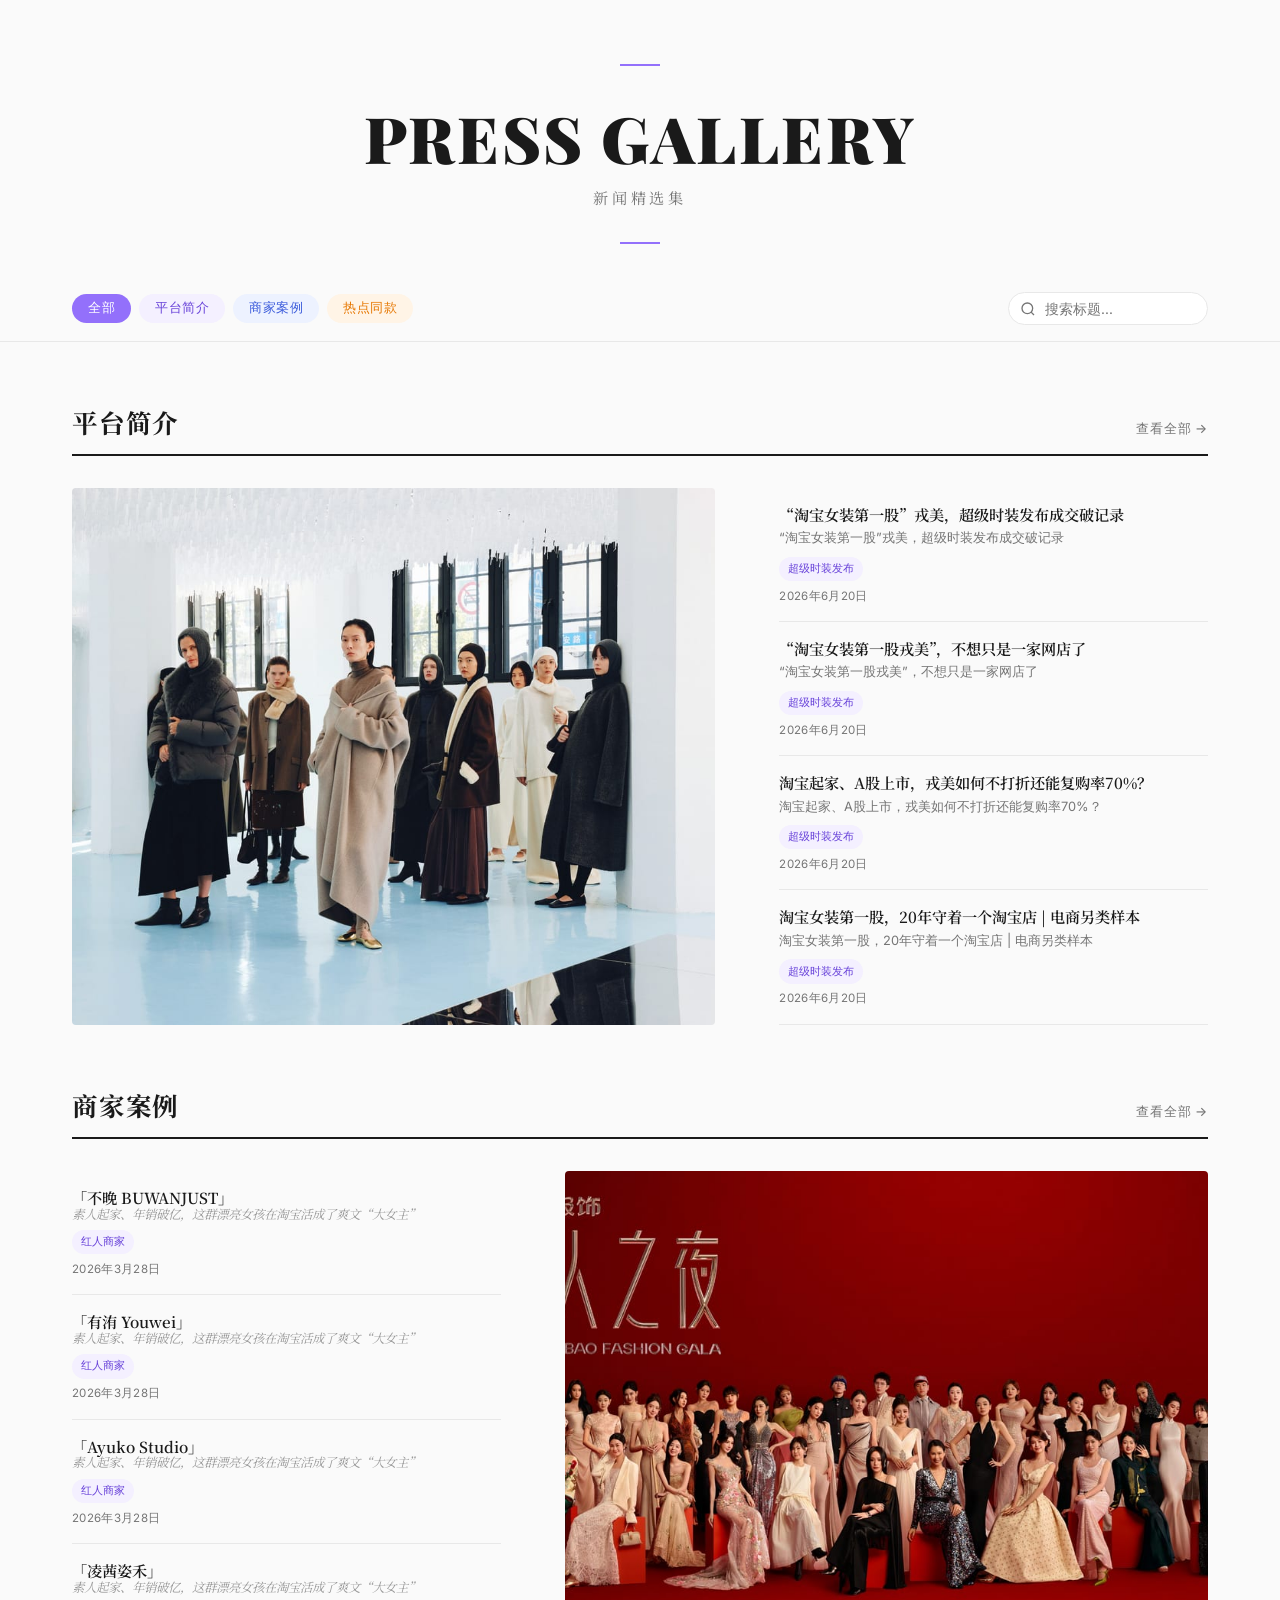
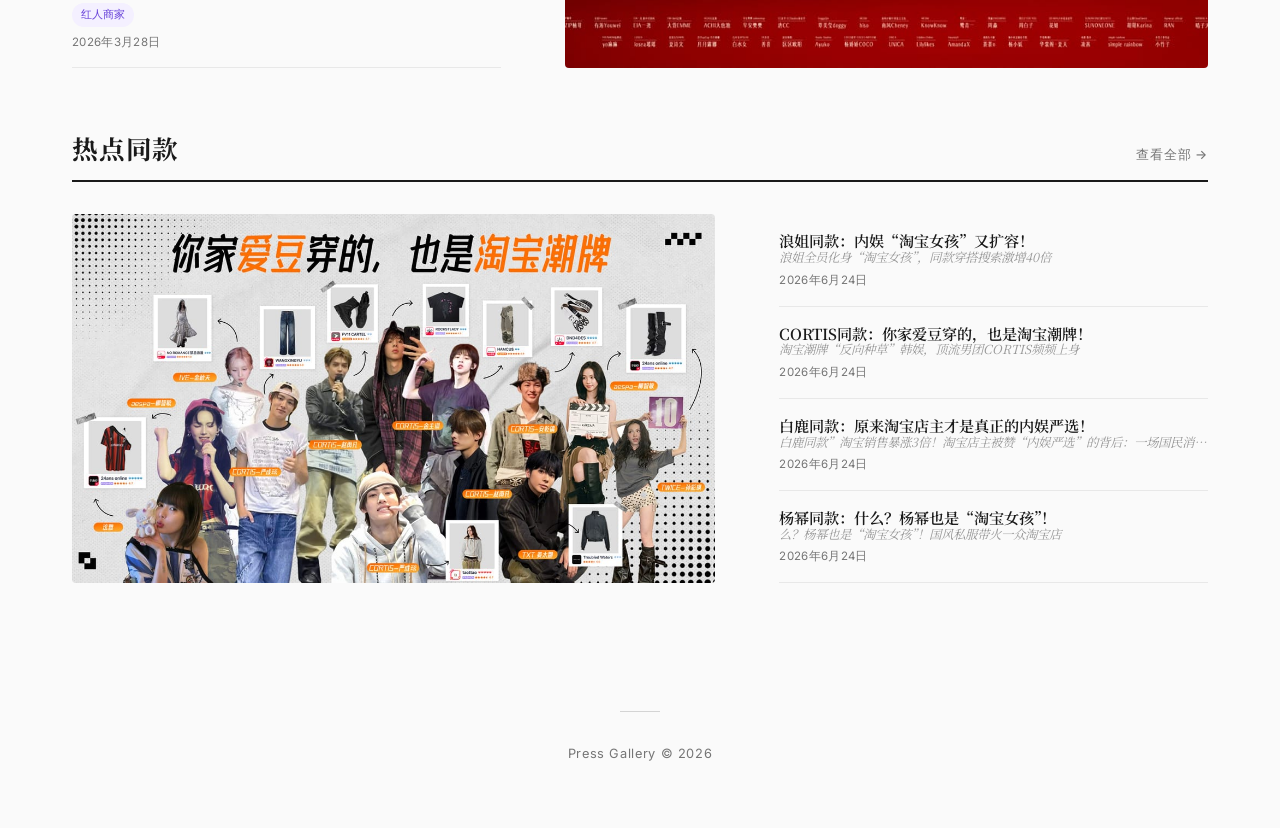
<file: index.html>
<!DOCTYPE html>
<html lang="zh-CN">
<head>
  <meta charset="UTF-8">
  <meta name="viewport" content="width=device-width, initial-scale=1.0">
  <title>Press Gallery · 新闻精选</title>
  <link rel="preconnect" href="https://fonts.googleapis.com">
  <link rel="preconnect" href="https://fonts.gstatic.com" crossorigin>
  <link href="https://fonts.googleapis.com/css2?family=Inter:wght@400;500&family=Noto+Serif+SC:wght@400;600;700;900&family=Playfair+Display:ital,wght@0,400;0,700;0,900;1,400&display=swap" rel="stylesheet">
  <link rel="stylesheet" href="css/style.css?v=3">
</head>
<body>
  <header class="masthead">
    <div class="masthead__rule"></div>
    <h1 class="masthead__title">Press Gallery</h1>
    <p class="masthead__subtitle">新闻精选集</p>
    <div class="masthead__rule"></div>
  </header>

  <nav class="nav" id="nav">
    <div class="nav__inner">
      <div class="nav__pills" id="categoryPills"></div>
      <div class="nav__search">
        <svg class="search-icon" width="16" height="16" viewBox="0 0 24 24" fill="none" stroke="currentColor" stroke-width="2"><circle cx="11" cy="11" r="8"/><path d="m21 21-4.35-4.35"/></svg>
        <input type="text" id="searchInput" class="search-input" placeholder="搜索标题...">
      </div>
    </div>
  </nav>

  <main id="contentArea">
    <p style="text-align:center;padding:4rem;color:var(--color-muted);">加载中...</p>
  </main>

  <section class="no-results" id="noResults">
    <p class="no-results__icon">&#128270;</p>
    <p class="no-results__text">没有匹配的文章</p>
    <p class="no-results__hint">请尝试其他关键词或分类</p>
  </section>

  <footer class="footer">
    <div class="footer__rule"></div>
    <p>Press Gallery &copy; 2026</p>
  </footer>

  <script src="js/app.js?v=3"></script>
</body>
</html>
</file>
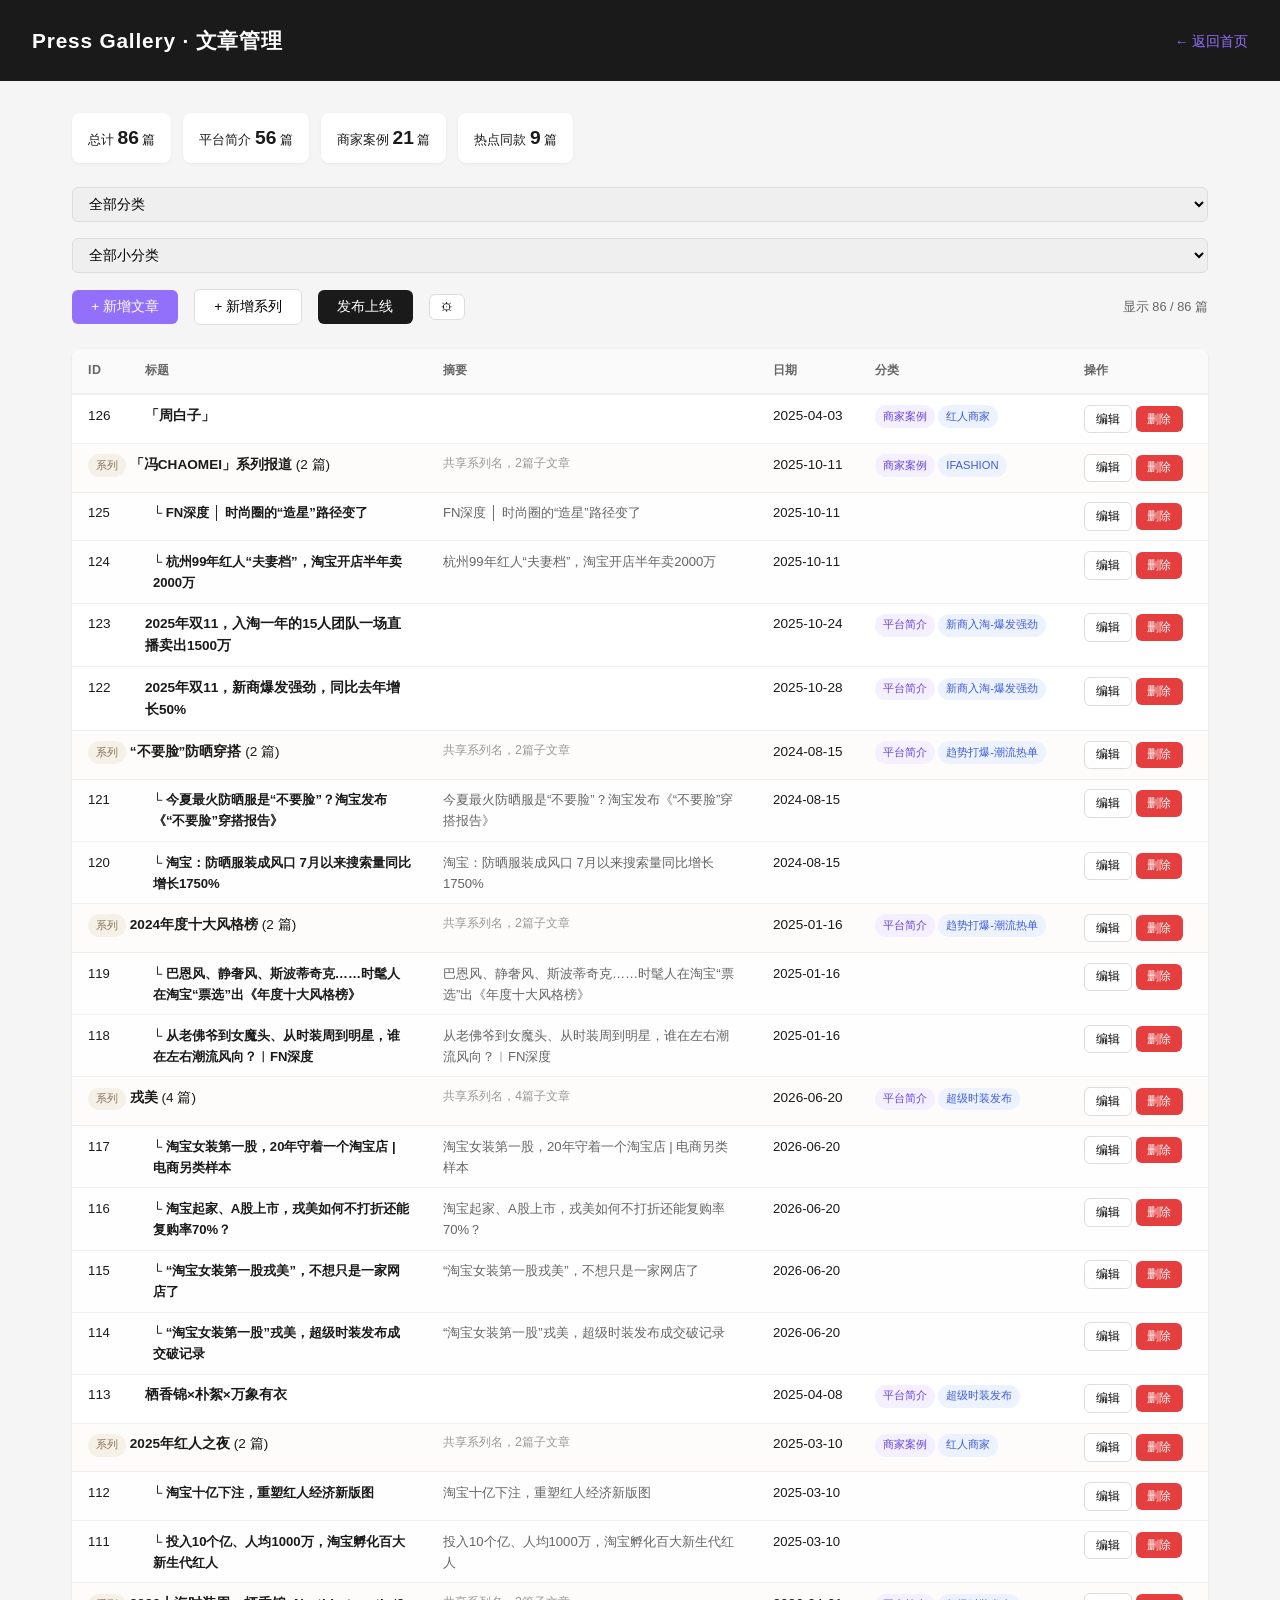
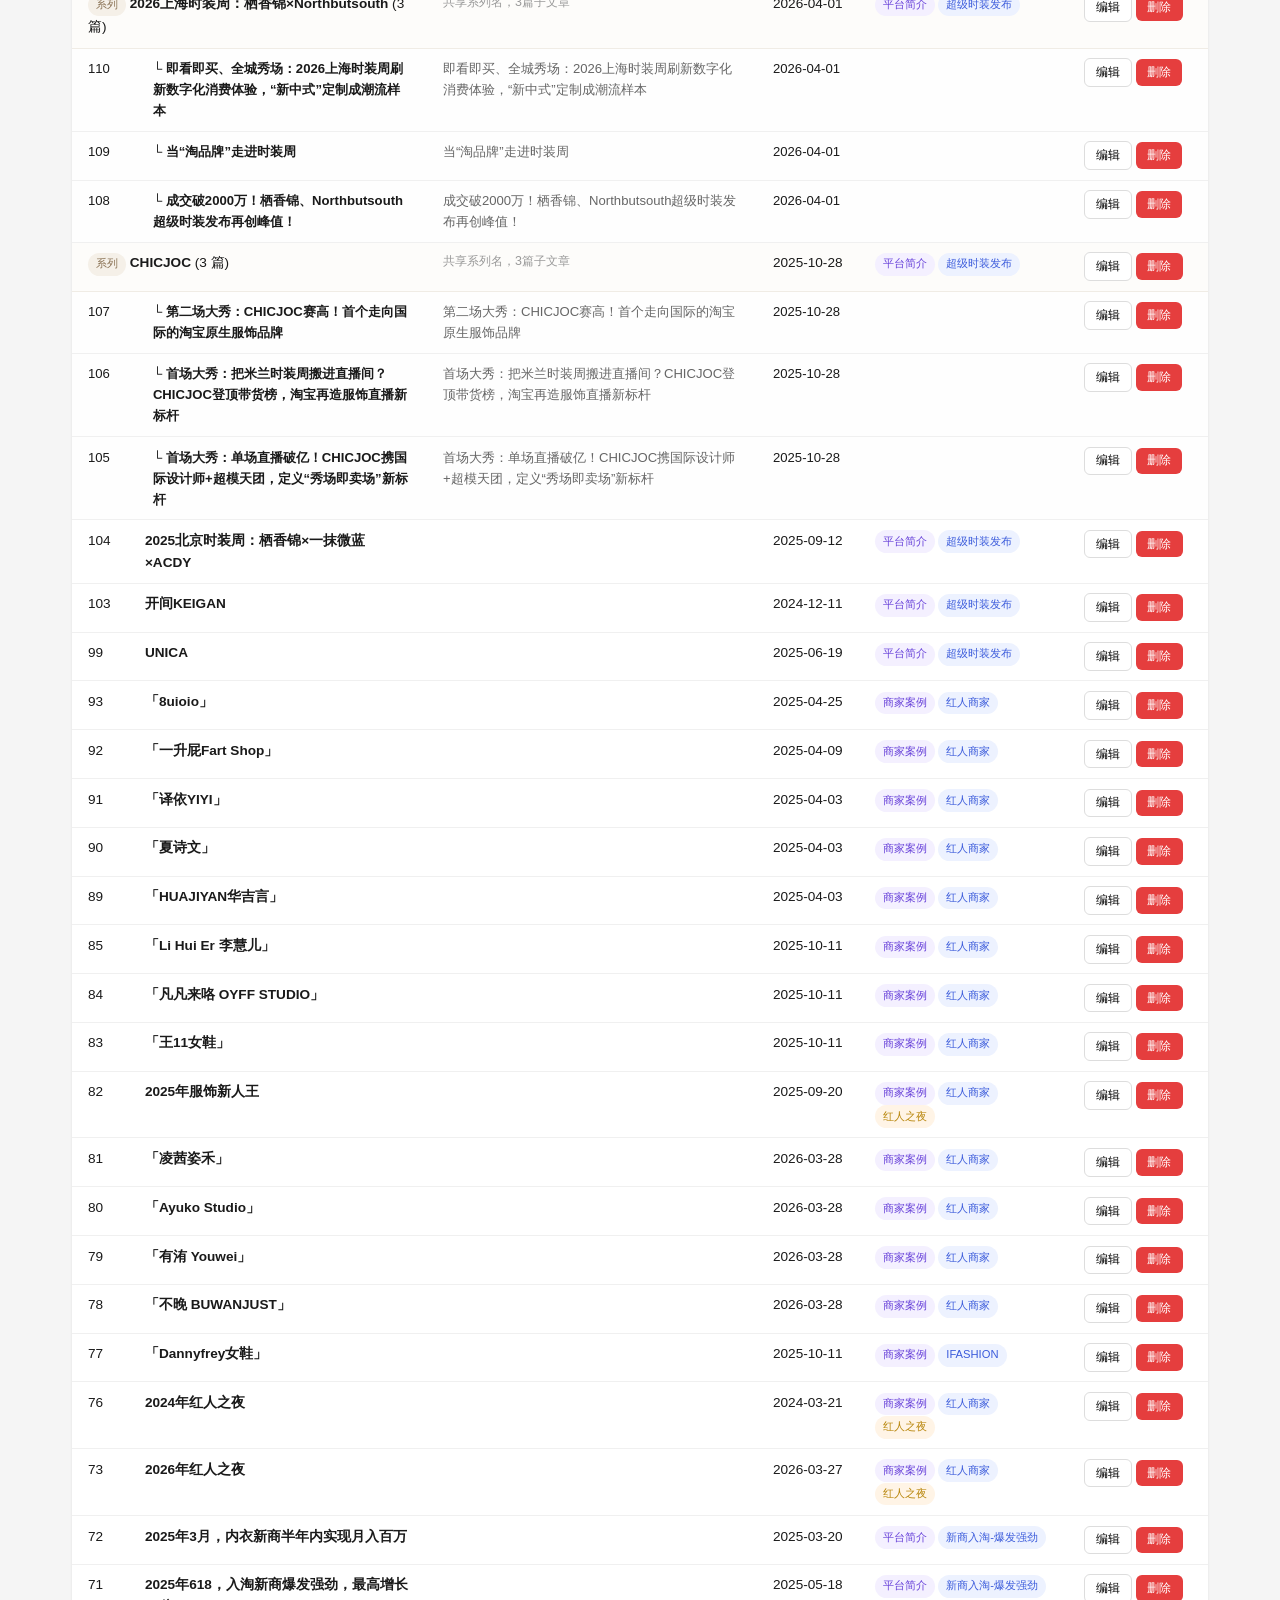
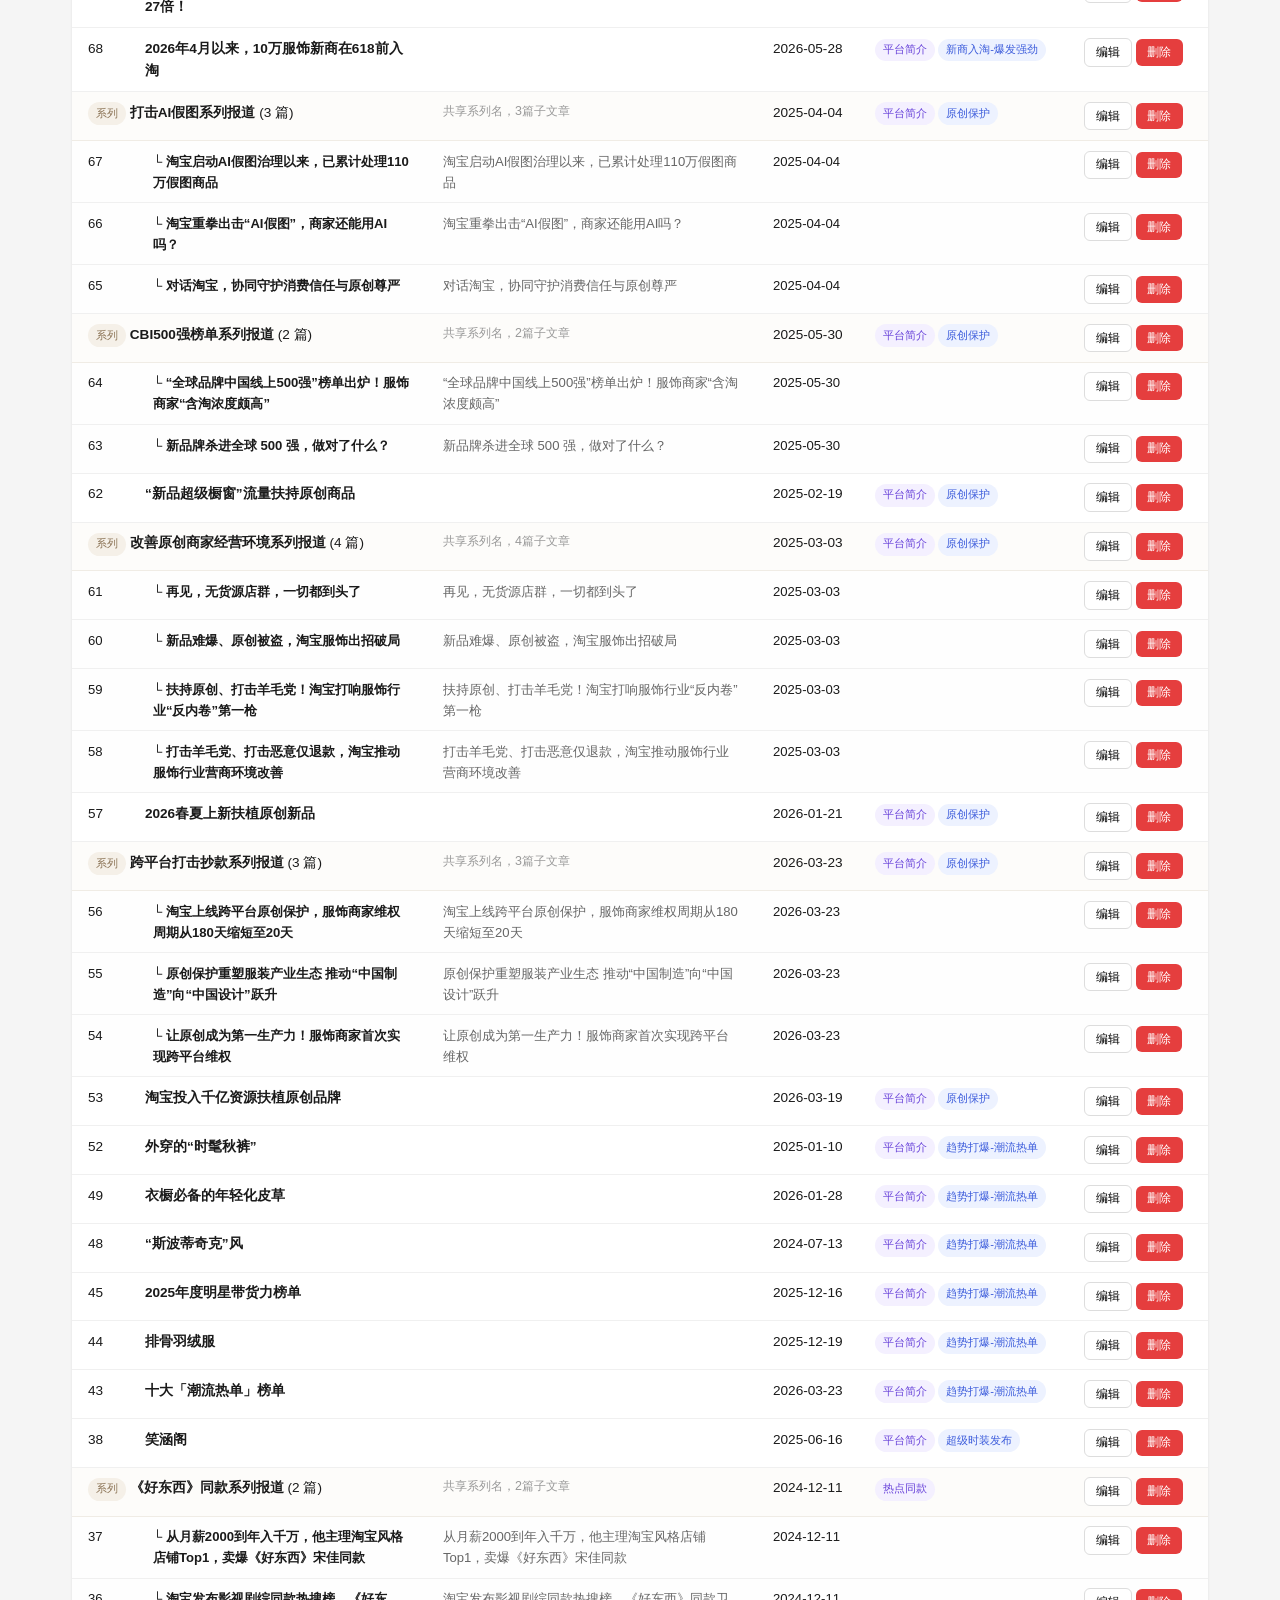
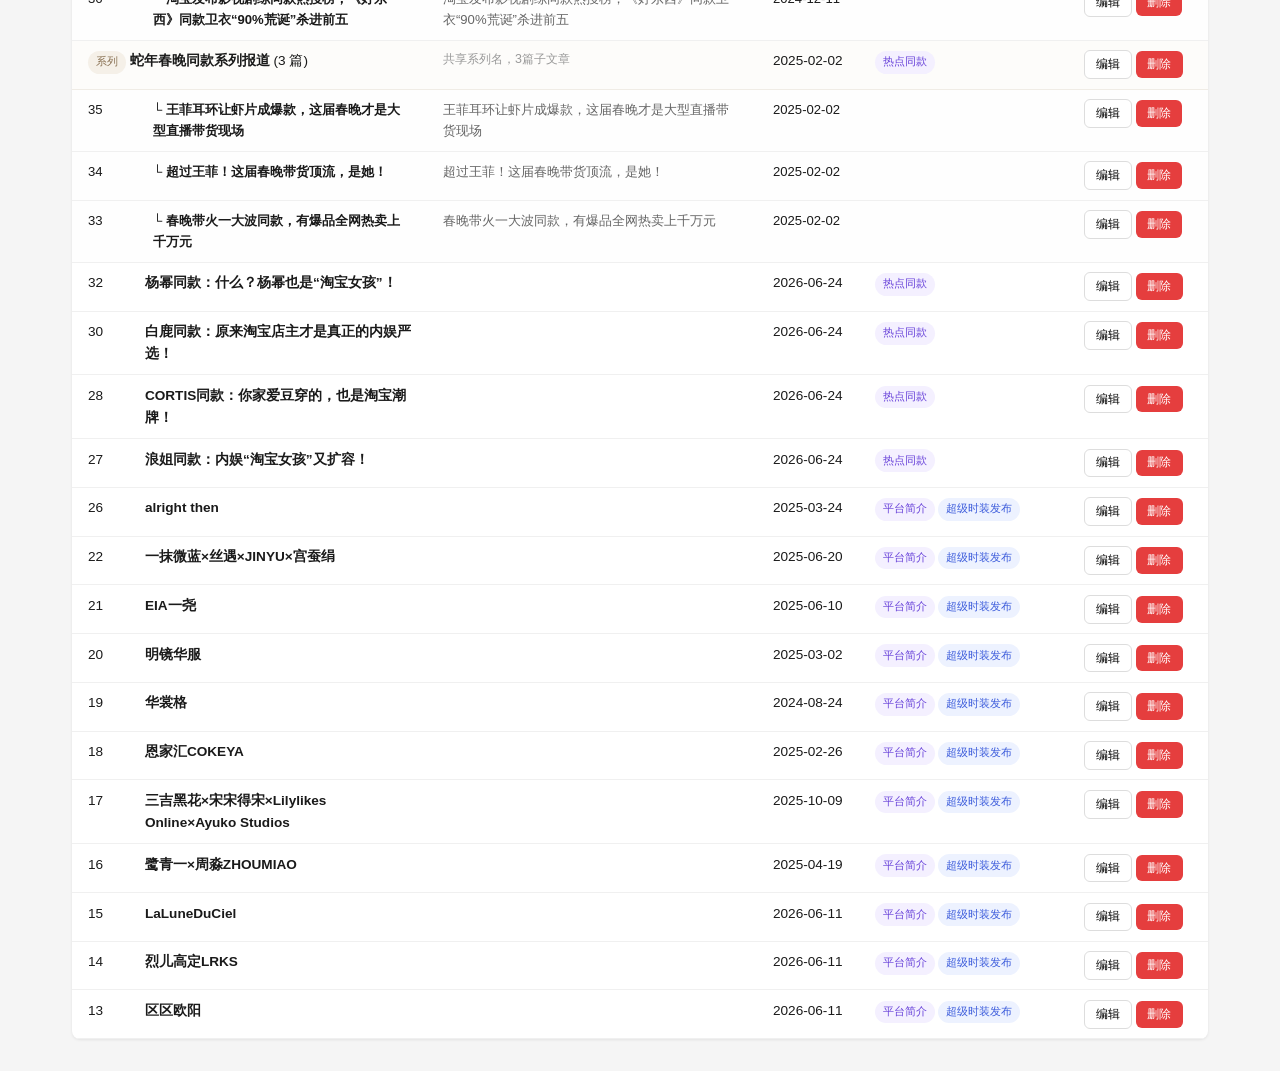
<file: admin.html>
<!DOCTYPE html>
<html lang="zh-CN">
<head>
<meta charset="UTF-8">
<meta name="viewport" content="width=device-width, initial-scale=1.0">
<title>文章管理 · Press Gallery</title>
<style>
*, *::before, *::after { box-sizing: border-box; margin: 0; padding: 0; }
body { font-family: -apple-system, 'PingFang SC', 'Microsoft YaHei', sans-serif; background: #f5f5f5; color: #1a1a1a; line-height: 1.6; }
.header { background: #1a1a1a; color: #fff; padding: 1.5rem 2rem; display: flex; justify-content: space-between; align-items: center; }
.header h1 { font-size: 1.3rem; font-weight: 600; letter-spacing: 0.04em; }
.header a { color: #9370FB; text-decoration: none; font-size: 0.85rem; }
.container { max-width: 1200px; margin: 0 auto; padding: 2rem; }

/* Toolbar */
.toolbar { display: flex; gap: 1rem; margin-bottom: 1.5rem; flex-wrap: wrap; align-items: center; }
.toolbar select, .toolbar input { padding: 0.5rem 0.75rem; border: 1px solid #ddd; border-radius: 6px; font-size: 0.85rem; }
.btn { padding: 0.5rem 1.2rem; border: none; border-radius: 6px; font-size: 0.85rem; cursor: pointer; font-weight: 500; transition: all 0.2s; }
.btn-primary { background: #9370FB; color: #fff; }
.btn-primary:hover { background: #7c3fdb; }
.btn-outline { background: #fff; border: 1px solid #ddd; }
.btn-outline:hover { background: #f0f0f0; }
.btn-danger { background: #e53e3e; color: #fff; }
.btn-danger:hover { background: #c53030; }
.btn-small { padding: 0.3rem 0.7rem; font-size: 0.75rem; }
.btn-export { background: #1a1a1a; color: #fff; }

/* Mode toggle */
.mode-toggle { display: flex; gap: 0; margin-bottom: 1rem; border-radius: 6px; overflow: hidden; border: 1px solid #ddd; width: fit-content; }
.mode-toggle button { padding: 0.4rem 1.2rem; border: none; background: #fff; font-size: 0.82rem; cursor: pointer; font-weight: 500; color: #666; transition: all 0.2s; }
.mode-toggle button.active { background: #1a1a1a; color: #fff; }
.mode-toggle button:not(.active):hover { background: #f5f5f5; }

/* Table */
.table-wrap { background: #fff; border-radius: 8px; overflow: hidden; box-shadow: 0 1px 3px rgba(0,0,0,0.08); }
table { width: 100%; border-collapse: collapse; font-size: 0.85rem; }
th { background: #fafafa; padding: 0.75rem 1rem; text-align: left; font-weight: 600; font-size: 0.78rem; text-transform: uppercase; letter-spacing: 0.04em; color: #666; border-bottom: 2px solid #eee; }
td { padding: 0.6rem 1rem; border-bottom: 1px solid #f0f0f0; vertical-align: top; }
tr:hover td { background: #fafafa; }
tr.row-series td { background: #fdfcfa; border-bottom: 1px solid #f0ece5; }
tr.row-child td { background: #fefefe; font-size: 0.82rem; }
td.title { font-weight: 600; max-width: 300px; }
td.summary { color: #666; max-width: 350px; font-size: 0.8rem; }
.badge { display: inline-block; padding: 0.15rem 0.5rem; border-radius: 100px; font-size: 0.7rem; font-weight: 500; }
.badge-cat { background: #f4f0ff; color: #6741d9; }
.badge-sub { background: #edf2ff; color: #3b5bdb; }
.badge-mod { background: #fff4e6; color: #b8860b; }
.badge-series { background: #f5f0e8; color: #8b7355; }

/* Form */
.form-panel { background: #fff; border-radius: 8px; padding: 1.5rem; margin-bottom: 1.5rem; box-shadow: 0 1px 3px rgba(0,0,0,0.08); display: none; }
.form-panel.open { display: block; }
.form-panel h3 { font-size: 1rem; margin-bottom: 1rem; padding-bottom: 0.5rem; border-bottom: 2px solid #1a1a1a; }
.form-grid { display: grid; grid-template-columns: 1fr 1fr; gap: 0.75rem 1.5rem; }
.form-grid .full { grid-column: 1 / -1; }
label { display: block; font-size: 0.78rem; font-weight: 600; margin-bottom: 0.25rem; color: #555; }
input, select, textarea { width: 100%; padding: 0.5rem 0.7rem; border: 1px solid #ddd; border-radius: 6px; font-size: 0.85rem; font-family: inherit; }
textarea { resize: vertical; min-height: 60px; }
.form-actions { margin-top: 1rem; display: flex; gap: 0.5rem; }

/* Sub-articles */
.sub-list { margin-top: 1rem; }
.sub-list h4 { font-size: 0.82rem; font-weight: 600; color: #555; margin-bottom: 0.6rem; padding-bottom: 0.4rem; border-bottom: 1px solid #eee; }
.sub-item { background: #fafaf9; border: 1px solid #eee; border-radius: 6px; padding: 0.75rem; margin-bottom: 0.5rem; display: grid; grid-template-columns: 1fr auto; gap: 0.5rem 0.75rem; }
.sub-item .sub-fields { display: grid; grid-template-columns: 1fr 1fr; gap: 0.5rem; }
.sub-item .sub-full { grid-column: 1/-1; }
.sub-item label { font-size: 0.7rem; color: #888; }
.sub-item input { font-size: 0.82rem; }
.btn-remove { padding: 0.2rem 0.5rem; font-size: 0.75rem; background: none; border: 1px solid #ddd; border-radius: 4px; cursor: pointer; color: #999; align-self: start; margin-top: 1.25rem; }
.btn-remove:hover { background: #fee; color: #e53e3e; border-color: #e53e3e; }

/* Stats */
.stats { display: flex; gap: 0.75rem; margin-bottom: 1.5rem; flex-wrap: wrap; }
.stat { background: #fff; padding: 0.6rem 1rem; border-radius: 8px; font-size: 0.8rem; box-shadow: 0 1px 3px rgba(0,0,0,0.06); }
.stat strong { font-size: 1.2rem; }

/* Image upload */
.img-upload-row { display: flex; gap: 0.5rem; align-items: center; }
.img-upload-row input[type="text"] { flex: 1; }
.img-or { color: #999; font-size: 0.8rem; white-space: nowrap; }
.img-hint { display: block; font-size: 0.7rem; color: #9370FB; margin-top: 0.25rem; min-height: 1em; }
.img-hint.error { color: #e53e3e; }

/* Toast */
.toast { position: fixed; bottom: 2rem; right: 2rem; background: #1a1a1a; color: #fff; padding: 0.75rem 1.5rem; border-radius: 8px; font-size: 0.85rem; opacity: 0; transition: opacity 0.3s; pointer-events: none; z-index: 999; }
.toast.show { opacity: 1; }
</style>
</head>
<body>
<div class="header">
  <h1>Press Gallery · 文章管理</h1>
  <div>
    <a href="index.html">← 返回首页</a>
  </div>
</div>

<div class="container">
  <div class="stats" id="stats"></div>

  <div class="toolbar">
    <select id="filterCategory">
      <option value="">全部分类</option>
    </select>
    <select id="filterSub">
      <option value="">全部小分类</option>
    </select>
    <button class="btn btn-primary" onclick="openAddForm('single')">+ 新增文章</button>
    <button class="btn btn-outline" onclick="openAddForm('series')">+ 新增系列</button>
    <button class="btn btn-export" onclick="publishToGitHub()">发布上线</button>
    <button class="btn btn-outline btn-small" onclick="toggleSettings()">⚙</button>
    <span style="font-size:0.8rem;color:#666;margin-left:auto;" id="resultCount"></span>
  </div>

  <!-- Settings panel -->
  <div class="form-panel" id="settingsPanel" style="margin-bottom:1.5rem;">
    <h3>发布设置</h3>
    <div style="display:flex;gap:0.5rem;align-items:end;flex-wrap:wrap;">
      <div style="flex:1;min-width:260px;"><label>GitHub Token</label><input type="password" id="ghToken" placeholder="输入你的 Personal Access Token"></div>
      <div style="flex:1;min-width:200px;"><label>仓库路径</label><input id="ghRepo" value="press-gallery/press-gallery" placeholder="owner/repo"></div>
      <button class="btn btn-outline btn-small" onclick="saveSettings()">保存设置</button>
    </div>
    <p style="font-size:0.72rem;color:#999;margin-top:0.5rem;">
      Token 需勾选 <strong>repo</strong> 权限。<a href="https://github.com/settings/tokens/new?scopes=repo&description=press-gallery-admin" target="_blank">点此创建 Classic Token</a>（过期选 No expiration）。
      设置保存在浏览器本地，不会上传到服务器。
    </p>
  </div>

  <div class="form-panel" id="formPanel">
    <h3 id="formTitle">新增文章</h3>

    <!-- Mode toggle -->
    <div class="mode-toggle" id="modeToggle">
      <button id="modeSingle" class="active" onclick="switchMode('single')">单篇文章</button>
      <button id="modeSeries" onclick="switchMode('series')">系列合集</button>
    </div>

    <div class="form-grid" id="formGrid">
      <!-- Single mode fields -->
      <div class="full" id="fgTitle"><label>标题 *</label><input id="fTitle" placeholder="概括标题（同事写的简短总结）"></div>
      <div class="full" id="fgOrigTitle"><label>原标题</label><input id="fOriginalTitle" placeholder="新闻稿原本的标题（可选）"></div>
      <div class="full" id="fgSummary"><label>摘要</label><textarea id="fSummary" placeholder="简短摘要（可选）"></textarea></div>
      <div id="fgUrl"><label>原文链接 *</label><input id="fUrl" placeholder="https://..."></div>

      <!-- Series mode fields (hidden by default) -->
      <div class="full" id="fgSeriesName" style="display:none"><label>系列名称 *</label><input id="fSeriesName" placeholder="例如：2026 夏季趋势特辑"></div>

      <div><label>日期 *</label><input type="date" id="fDate"></div>
      <div><label>特殊模块</label><select id="fModule"><option value="">无</option><option value="红人之夜">红人之夜</option></select></div>
      <div><label>大分类 *</label><select id="fCategory" onchange="onCatChange()"></select></div>
      <div id="fSubcategoryWrap"><label>小分类</label><select id="fSubcategory" onchange="onSubCatChange()"><option value="">无</option></select></div>
      <div id="fgSubSub"><label>小小分类</label><select id="fSubSubcategory"><option value="">无</option></select></div>
      <div class="full">
        <label>图片</label>
        <div class="img-upload-row">
          <input id="fImage" placeholder="粘贴图片链接 https://... 留空则显示占位图">
          <span class="img-or">或</span>
          <input type="file" id="fImageFile" accept="image/*" onchange="uploadImage()" style="display:none">
          <button type="button" class="btn btn-outline btn-small" onclick="document.getElementById('fImageFile').click(); return false;">📎 上传文件</button>
        </div>
        <span class="img-hint" id="imgHint"></span>
      </div>
    </div>

    <!-- Sub-article list (series mode) -->
    <div class="sub-list" id="subList" style="display:none">
      <h4>子文章列表</h4>
      <div id="subItems"></div>
      <button class="btn btn-small btn-outline" onclick="addSubItem()" style="margin-top:0.5rem">+ 添加子文章</button>
    </div>

    <div class="form-actions">
      <button class="btn btn-primary" id="btnSave" onclick="saveArticle()">保存</button>
      <button class="btn btn-outline" onclick="closeForm()">取消</button>
      <span style="font-size:0.75rem;color:#999;margin-left:auto;" id="formHint"></span>
    </div>
  </div>

  <div class="table-wrap">
    <table>
      <thead>
        <tr><th>ID</th><th>标题</th><th>摘要</th><th>日期</th><th>分类</th><th style="width:140px">操作</th></tr>
      </thead>
      <tbody id="tableBody"></tbody>
    </table>
  </div>
</div>

<div class="toast" id="toast"></div>

<script>
var articles = [];
var editingId = null;
var currentMode = 'single';
var subItemCounter = 0;

var CATS = ['平台简介', '商家案例', '热点同款'];
var SUBCATS = {
  '平台简介': ['扶植原创-超级时装发布', '扶植原创-原创保护', '扶植原创-潮流热单', '新商入淘-爆发强劲'],
  '商家案例': ['IFASHION', '红人商家', '新商入淘'],
  '热点同款': []
};

var SUBSUBCATS = {
  '扶植原创-超级时装发布': ['时装周专场', '四大家族', '红人升咖', '国风来袭', '品牌焕新', '新锐设计']
};

// Load
fetch('data/articles.json').then(function(r) { return r.json(); }).then(function(data) {
  articles = data;
  initFilters();
  renderAll();
}).catch(function() {
  document.getElementById('tableBody').innerHTML = '<tr><td colspan="6" style="text-align:center;padding:2rem;color:#999;">加载失败，请确认在本地服务器中打开此页面</td></tr>';
});

function initFilters() {
  var sel = document.getElementById('filterCategory');
  CATS.forEach(function(c) {
    var opt = document.createElement('option');
    opt.value = c; opt.textContent = c;
    sel.appendChild(opt);
  });
  sel.addEventListener('change', renderAll);
  document.getElementById('filterSub').addEventListener('change', renderAll);
  document.getElementById('fCategory').innerHTML = CATS.map(function(c) { return '<option value="' + c + '">' + c + '</option>'; }).join('');
}

/* ---- Mode switching ---- */
function switchMode(mode) {
  currentMode = mode;
  document.getElementById('modeSingle').classList.toggle('active', mode === 'single');
  document.getElementById('modeSeries').classList.toggle('active', mode === 'series');

  var isSingle = mode === 'single';
  document.getElementById('fgTitle').style.display = isSingle ? '' : 'none';
  document.getElementById('fgSummary').style.display = isSingle ? '' : 'none';
  document.getElementById('fgUrl').style.display = isSingle ? '' : 'none';
  document.getElementById('fgSeriesName').style.display = isSingle ? 'none' : '';
  document.getElementById('subList').style.display = isSingle ? 'none' : '';
  document.getElementById('formTitle').textContent = isSingle ? (editingId ? '编辑文章' : '新增文章') : '新增系列合集';
  document.getElementById('btnSave').textContent = isSingle ? '保存' : '保存系列';
}

function addSubItem() {
  subItemCounter++;
  var div = document.createElement('div');
  div.className = 'sub-item';
  div.id = 'subItem' + subItemCounter;
  div.innerHTML = '<div class="sub-fields">'
    + '<div class="sub-full"><label>标题 *</label><input data-field="title" placeholder="子文章标题"></div>'
    + '<div class="sub-full"><label>链接 *</label><input data-field="url" placeholder="https://..."></div>'
    + '<div class="sub-full"><label>摘要</label><input data-field="summary" placeholder="简短摘要（可选）"></div>'
    + '</div>'
    + '<button class="btn-remove" onclick="removeSubItem(\'subItem' + subItemCounter + '\')">✕</button>';
  document.getElementById('subItems').appendChild(div);
}

function removeSubItem(id) {
  var el = document.getElementById(id);
  if (el) el.remove();
}

/* ---- Rendering ---- */
function getSubs(arr) {
  return Array.isArray(arr) ? arr : (arr ? [arr] : []);
}
function renderSubBadges(article) {
  var subs = getSubs(article.subcategory);
  return subs.map(function(s) { return ' <span class="badge badge-sub">' + esc(s) + '</span>'; }).join('');
}
function renderAll() {
  var fCat = document.getElementById('filterCategory').value;
  var fSub = document.getElementById('filterSub').value;
  var filtered = articles.slice().sort(function(a,b) { return b.id - a.id; });
  if (fCat) filtered = filtered.filter(function(a) { return a.category === fCat; });
  if (fSub) filtered = filtered.filter(function(a) {
    var subs = Array.isArray(a.subcategory) ? a.subcategory : (a.subcategory ? [a.subcategory] : []);
    return subs.indexOf(fSub) !== -1;
  });

  document.getElementById('resultCount').textContent = '显示 ' + filtered.length + ' / ' + articles.length + ' 篇';

  // Group by series for display
  var processed = {};
  var rowsHTML = '';
  filtered.forEach(function(a) {
    if (a.series) {
      if (!processed[a.series]) {
        processed[a.series] = [];
        filtered.forEach(function(x) {
          if (x.series === a.series) processed[a.series].push(x);
        });
      }
      if (processed[a.series] && processed[a.series][0] === a) {
        // Render series group
        var members = processed[a.series];
        rowsHTML += '<tr class="row-series">'
          + '<td colspan="2"><span class="badge badge-series">系列</span> <strong>' + esc(a.series) + '</strong> (' + members.length + ' 篇)</td>'
          + '<td class="summary" style="font-size:0.78rem;color:#999">共享系列名，' + members.length + '篇子文章</td>'
          + '<td>' + (a.date || '') + '</td>'
          + '<td><span class="badge badge-cat">' + esc(a.category) + '</span>'
          + renderSubBadges(a)
          + '</td>'
          + '<td><button class="btn btn-outline btn-small" onclick="openEditSeries(\'' + esc(a.series).replace(/'/g,"\\'") + '\')">编辑</button> '
          + '<button class="btn btn-danger btn-small" onclick="deleteSeries(\'' + esc(a.series).replace(/'/g,"\\'") + '\')">删除</button></td>'
          + '</tr>';
        members.forEach(function(m) {
          rowsHTML += '<tr class="row-child">'
            + '<td>' + m.id + '</td>'
            + '<td class="title" style="padding-left:1.5rem">└ ' + esc(m.title) + '</td>'
            + '<td class="summary">' + esc(m.summary || '') + '</td>'
            + '<td>' + (m.date || '') + '</td>'
            + '<td></td>'
            + '<td><button class="btn btn-outline btn-small" onclick="openEditForm(' + m.id + ')">编辑</button> '
            + '<button class="btn btn-danger btn-small" onclick="deleteArticle(' + m.id + ')">删除</button></td>'
            + '</tr>';
        });
      }
      return;
    }
    // Non-series article
    rowsHTML += '<tr>'
      + '<td>' + a.id + '</td>'
      + '<td class="title">' + esc(a.title) + '</td>'
      + '<td class="summary">' + esc(a.summary || '') + '</td>'
      + '<td style="white-space:nowrap">' + (a.date || '') + '</td>'
      + '<td><span class="badge badge-cat">' + esc(a.category) + '</span>'
      + renderSubBadges(a)
      + (a.module ? ' <span class="badge badge-mod">' + esc(a.module) + '</span>' : '')
      + (a.series ? ' <span class="badge badge-series">' + esc(a.series) + '</span>' : '')
      + '</td>'
      + '<td>'
      + '<button class="btn btn-outline btn-small" onclick="openEditForm(' + a.id + ')">编辑</button> '
      + '<button class="btn btn-danger btn-small" onclick="deleteArticle(' + a.id + ')">删除</button>'
      + '</td>'
      + '</tr>';
  });

  document.getElementById('tableBody').innerHTML = rowsHTML;

  // Update sub filter options
  var subSel = document.getElementById('filterSub');
  var curVal = subSel.value;
  subSel.innerHTML = '<option value="">全部小分类</option>';
  var subs = [];
  articles.forEach(function(a) {
    var sList = getSubs(a.subcategory);
    sList.forEach(function(s) {
      if (s && (!fCat || a.category === fCat) && subs.indexOf(s) === -1) {
        subs.push(s);
      }
    });
  });
  subs.forEach(function(s) {
    var opt = document.createElement('option');
    opt.value = s; opt.textContent = s;
    subSel.appendChild(opt);
  });
  subSel.value = curVal;

  // Stats
  var statsHTML = '<div class="stat">总计 <strong>' + articles.length + '</strong> 篇</div>';
  CATS.forEach(function(c) {
    var n = articles.filter(function(a) { return a.category === c; }).length;
    statsHTML += '<div class="stat">' + c + ' <strong>' + n + '</strong> 篇</div>';
  });
  document.getElementById('stats').innerHTML = statsHTML;
}

/* ---- Form ---- */
function openAddForm(mode) {
  editingId = null;
  currentMode = mode || 'single';
  document.getElementById('formPanel').classList.add('open');
  switchMode(currentMode);

  document.getElementById('fTitle').value = '';
  document.getElementById('fOriginalTitle').value = '';
  document.getElementById('fSummary').value = '';
  document.getElementById('fDate').value = new Date().toISOString().slice(0,10);
  document.getElementById('fUrl').value = '';
  document.getElementById('fSeriesName').value = '';
  document.getElementById('fCategory').value = CATS[0];
  setSubcategoryValue('');
  document.getElementById('fSubSubcategory').value = '';
  document.getElementById('fImage').value = '';
  document.getElementById('fImageFile').value = '';
  document.getElementById('imgHint').textContent = '';
  document.getElementById('imgHint').className = 'img-hint';
  document.getElementById('fModule').value = '';
  document.getElementById('formHint').textContent = '';
  document.getElementById('subItems').innerHTML = '';
  subItemCounter = 0;

  if (currentMode === 'series') {
    addSubItem();
    addSubItem();
  }

  onCatChange();
  if (currentMode === 'single') document.getElementById('fTitle').focus();
  else document.getElementById('fSeriesName').focus();
}

function openEditForm(id) {
  var a = articles.find(function(x) { return x.id === id; });
  if (!a) return;
  editingId = id;
  currentMode = a.series ? 'series' : 'single';
  document.getElementById('formPanel').classList.add('open');
  switchMode(currentMode);

  document.getElementById('fTitle').value = a.title || '';
  document.getElementById('fOriginalTitle').value = a.originalTitle || '';
  document.getElementById('fSummary').value = a.summary || '';
  document.getElementById('fDate').value = a.date || '';
  document.getElementById('fUrl').value = a.url || '';
  document.getElementById('fSeriesName').value = a.series || '';
  document.getElementById('fCategory').value = a.category || CATS[0];
  document.getElementById('fSubSubcategory').value = a.subSubcategory || '';
  document.getElementById('fImage').value = a.image || '';
  document.getElementById('fImageFile').value = '';
  document.getElementById('imgHint').textContent = '';
  document.getElementById('imgHint').className = 'img-hint';
  document.getElementById('fModule').value = a.module || '';
  document.getElementById('formHint').textContent = a.series ? '(编辑系列中的单篇)更推荐在JSON中直接修改系列' : '';
  document.getElementById('subItems').innerHTML = '';
  subItemCounter = 0;

  document.getElementById('btnSave').textContent = '更新';
  onCatChange();
  setSubcategoryValue(a.subcategory);
  if (currentMode === 'single') document.getElementById('fTitle').focus();
}

function onCatChange() {
  var cat = document.getElementById('fCategory').value;
  var subs = SUBCATS[cat] || [];
  var wrap = document.getElementById('fSubcategoryWrap');

  if (cat === '商家案例') {
    var html = '<label style="font-size:0.78rem;font-weight:600;margin-bottom:0.25rem;color:#555;">小分类（可多选）</label>';
    html += '<div style="display:flex;gap:1rem;flex-wrap:wrap;">';
    subs.forEach(function(s) {
      html += '<label style="font-weight:400;display:flex;align-items:center;gap:0.3rem;cursor:pointer;font-size:0.85rem;">'
        + '<input type="checkbox" name="subcatCb" value="' + s + '" onchange="onSubCatChange()"> ' + s
        + '</label>';
    });
    html += '</div>';
    wrap.innerHTML = html;
  } else {
    var selHTML = '<label>小分类</label><select id="fSubcategory" onchange="onSubCatChange()">';
    if (subs.length === 0) {
      selHTML += '<option value="">无</option>';
    } else {
      selHTML += subs.map(function(s) { return '<option value="' + s + '">' + s + '</option>'; }).join('');
    }
    selHTML += '</select>';
    wrap.innerHTML = selHTML;
  }
  onSubCatChange();
}

function onSubCatChange() {
  var fSub = document.getElementById('fSubcategory');
  var sub = fSub ? fSub.value : '';
  var subSubs = SUBSUBCATS[sub] || [];
  var sel = document.getElementById('fSubSubcategory');
  if (subSubs.length > 0) {
    sel.innerHTML = '<option value="">无</option>' + subSubs.map(function(s) { return '<option value="' + s + '">' + s + '</option>'; }).join('');
  } else {
    sel.innerHTML = '<option value="">无</option>';
  }
}

function getSubcategoryValue() {
  var cat = document.getElementById('fCategory').value;
  if (cat === '商家案例') {
    var checked = document.querySelectorAll('input[name="subcatCb"]:checked');
    var vals = [];
    checked.forEach(function(cb) { vals.push(cb.value); });
    return vals.length === 0 ? '' : (vals.length === 1 ? vals[0] : vals);
  }
  var fSub = document.getElementById('fSubcategory');
  return fSub ? fSub.value : '';
}

function setSubcategoryValue(val) {
  var cat = document.getElementById('fCategory').value;
  if (cat === '商家案例') {
    var vals = Array.isArray(val) ? val : (val ? [val] : []);
    document.querySelectorAll('input[name="subcatCb"]').forEach(function(cb) {
      cb.checked = vals.indexOf(cb.value) !== -1;
    });
  } else {
    var fSub = document.getElementById('fSubcategory');
    if (fSub) fSub.value = val || '';
  }
}

/* ---- Save ---- */
function saveArticle() {
  if (currentMode === 'series') {
    saveSeries();
    return;
  }

  // Single article mode
  var title = document.getElementById('fTitle').value.trim();
  var origTitle = document.getElementById('fOriginalTitle').value.trim();
  var summary = document.getElementById('fSummary').value.trim();
  var date = document.getElementById('fDate').value;
  var url = document.getElementById('fUrl').value.trim();
  var cat = document.getElementById('fCategory').value;
  var sub = getSubcategoryValue();
  var subSub = document.getElementById('fSubSubcategory').value.trim();
  var image = document.getElementById('fImage').value.trim();
  var mod = document.getElementById('fModule').value;

  if (!title || !date || !url || !cat) {
    document.getElementById('formHint').textContent = '请填写所有必填项（标题、日期、链接、大分类）';
    return;
  }

  if (editingId) {
    var a = articles.find(function(x) { return x.id === editingId; });
    if (a) {
      a.title = title; a.summary = summary; a.date = date; a.url = url;
      a.category = cat; a.subcategory = sub || undefined; a.subSubcategory = subSub || undefined;
      a.image = image || undefined;
      if (origTitle) a.originalTitle = origTitle; else delete a.originalTitle;
      if (mod) a.module = mod; else delete a.module;
    }
    toast('文章 #' + editingId + ' 已更新 ✓');
  } else {
    var maxId = articles.reduce(function(m, x) { return Math.max(m, x.id); }, 0);
    var newArticle = {
      id: maxId + 1,
      title: title, summary: summary, date: date, url: url, category: cat,
      image: image || undefined
    };
    if (sub) newArticle.subcategory = sub;
    if (subSub) newArticle.subSubcategory = subSub;
    if (origTitle) newArticle.originalTitle = origTitle;
    if (mod) newArticle.module = mod;
    articles.push(newArticle);
    toast('文章 #' + newArticle.id + ' 已添加 ✓ (记得导出!)');
  }

  closeForm();
  renderAll();
}

function saveSeries() {
  var seriesName = document.getElementById('fSeriesName').value.trim();
  var date = document.getElementById('fDate').value;
  var cat = document.getElementById('fCategory').value;
  var sub = getSubcategoryValue();
  var subSub = document.getElementById('fSubSubcategory').value;
  var image = document.getElementById('fImage').value.trim();
  var oldSeries = document.getElementById('subItems').dataset.oldSeries;

  if (!seriesName || !date || !cat) {
    document.getElementById('formHint').textContent = '请填写系列名称、日期和大分类';
    return;
  }

  // If editing, delete old series articles first
  if (oldSeries) {
    articles = articles.filter(function(a) { return a.series !== oldSeries; });
  }

  // Collect sub-articles
  var items = document.querySelectorAll('#subItems .sub-item');
  var subArticles = [];
  items.forEach(function(item) {
    var titleEl = item.querySelector('[data-field="title"]');
    var urlEl = item.querySelector('[data-field="url"]');
    var summaryEl = item.querySelector('[data-field="summary"]');
    var t = titleEl ? titleEl.value.trim() : '';
    var u = urlEl ? urlEl.value.trim() : '';
    var s = summaryEl ? summaryEl.value.trim() : '';
    if (t && u) subArticles.push({ title: t, url: u, summary: s });
  });

  if (subArticles.length === 0) {
    document.getElementById('formHint').textContent = '请至少添加一篇子文章（标题+链接）';
    return;
  }

  var maxId = articles.reduce(function(m, x) { return Math.max(m, x.id); }, 0);
  subArticles.forEach(function(sa, i) {
    var newArticle = {
      id: maxId + i + 1,
      title: sa.title,
      summary: sa.summary || sa.title,
      date: date,
      url: sa.url,
      category: cat,
      series: seriesName,
      image: image || undefined
    };
    if (sub) newArticle.subcategory = sub;
    if (subSub) newArticle.subSubcategory = subSub;
    articles.push(newArticle);
  });

  toast('系列 \"' + seriesName + '\" 已' + (oldSeries ? '更新' : '添加') + ' ' + subArticles.length + ' 篇文章 ✓ (记得导出!)');
  closeForm();
  renderAll();
}

/* ---- Delete ---- */
function deleteArticle(id) {
  if (!confirm('确认删除文章 #' + id + '？')) return;
  articles = articles.filter(function(a) { return a.id !== id; });
  renderAll();
  toast('文章 #' + id + ' 已删除 ✓ (记得导出!)');
}

function openEditSeries(seriesName) {
  var seriesArts = articles.filter(function(a) { return a.series === seriesName; }).sort(function(a,b) { return a.id - b.id; });
  if (seriesArts.length === 0) return;
  var first = seriesArts[0];
  editingId = null; // Not editing a single article
  currentMode = 'series';
  document.getElementById('formPanel').classList.add('open');
  switchMode('series');

  document.getElementById('fSeriesName').value = seriesName;
  document.getElementById('fDate').value = first.date || '';
  document.getElementById('fCategory').value = first.category || CATS[0];
  setSubcategoryValue(first.subcategory);
  document.getElementById('fSubSubcategory').value = first.subSubcategory || '';
  document.getElementById('fImage').value = first.image || '';
  document.getElementById('fModule').value = first.module || '';
  document.getElementById('formHint').textContent = '编辑系列：修改后保存，原文章将替换';
  document.getElementById('btnSave').textContent = '更新系列';
  document.getElementById('subItems').innerHTML = '';
  subItemCounter = 0;
  onCatChange();

  seriesArts.forEach(function(a) {
    subItemCounter++;
    var div = document.createElement('div');
    div.className = 'sub-item';
    div.id = 'subItem' + subItemCounter;
    div.innerHTML = '<div class="sub-fields">'
      + '<div class="sub-full"><label>标题 *</label><input data-field="title" value="' + esc(a.title) + '"></div>'
      + '<div class="sub-full"><label>链接 *</label><input data-field="url" value="' + esc(a.url) + '"></div>'
      + '<div class="sub-full"><label>摘要</label><input data-field="summary" value="' + esc(a.summary || '') + '"></div>'
      + '</div>'
      + '<button class="btn-remove" onclick="removeSubItem(\'subItem' + subItemCounter + '\')">✕</button>';
    document.getElementById('subItems').appendChild(div);
  });
  // Store series name for saveSeries to know to replace
  document.getElementById('subItems').dataset.oldSeries = seriesName;
}

function deleteSeries(seriesName) {
  var n = articles.filter(function(a) { return a.series === seriesName; }).length;
  if (!confirm('确认删除系列 +"' + seriesName + '" 及其 ' + n + ' 篇文章？')) return;
  articles = articles.filter(function(a) { return a.series !== seriesName; });
  renderAll();
  toast('系列 +"' + seriesName + '" 已删除 ✓ (记得导出!)');
}

function closeForm() {
  document.getElementById('formPanel').classList.remove('open');
  editingId = null;
  document.getElementById('subItems').innerHTML = '';
  document.getElementById('subItems').dataset.oldSeries = '';
}

/* ---- Image Upload ---- */
function uploadImage() {
  var fileInput = document.getElementById('fImageFile');
  var file = fileInput.files[0];
  var hint = document.getElementById('imgHint');
  if (!file) return;

  var token = document.getElementById('ghToken').value.trim();
  var repo = document.getElementById('ghRepo').value.trim();
  if (!token || !repo) {
    hint.textContent = '请先在 ⚙ 设置里填写 GitHub Token 和仓库路径';
    hint.className = 'img-hint error';
    fileInput.value = '';
    return;
  }

  // Generate unique filename
  var ext = file.name.split('.').pop() || 'png';
  var ts = new Date().toISOString().replace(/[:.]/g, '-');
  var filename = ts + '-' + file.name.replace(/[^a-zA-Z0-9一-龥._-]/g, '_');
  var path = 'images/' + filename;

  hint.textContent = '上传中...';
  hint.className = 'img-hint';

  var reader = new FileReader();
  reader.onload = function() {
    // reader.result is [data-uri]
    var base64 = reader.result.split(',')[1];

    // Upload to GitHub
    fetch('https://api.github.com/repos/' + repo + '/contents/' + path, {
      method: 'PUT',
      headers: {
        'Authorization': 'token ' + token,
        'Accept': 'application/vnd.github.v3+json',
        'Content-Type': 'application/json'
      },
      body: JSON.stringify({
        message: 'Upload image: ' + filename,
        content: base64
      })
    }).then(function(r) {
      if (!r.ok) throw new Error('上传失败 (HTTP ' + r.status + ')');
      return r.json();
    }).then(function(data) {
      // Use the download_url from GitHub response
      var url = data.content.download_url;
      document.getElementById('fImage').value = url;
      hint.textContent = '上传成功 ✓ ' + filename;
      hint.className = 'img-hint';
      fileInput.value = '';
    }).catch(function(e) {
      hint.textContent = '上传失败: ' + e.message;
      hint.className = 'img-hint error';
      fileInput.value = '';
    });
  };
  reader.readAsDataURL(file);
}

/* ---- Export ---- */
/* ---- Settings ---- */
function toggleSettings() {
  var p = document.getElementById('settingsPanel');
  p.style.display = p.style.display === 'none' ? 'block' : 'none';
}
function saveSettings() {
  localStorage.setItem('pg_gh_token', document.getElementById('ghToken').value.trim());
  localStorage.setItem('pg_gh_repo', document.getElementById('ghRepo').value.trim());
  toast('设置已保存 ✓');
}
function loadSettings() {
  var t = localStorage.getItem('pg_gh_token');
  var r = localStorage.getItem('pg_gh_repo');
  if (t) document.getElementById('ghToken').value = t;
  if (r) document.getElementById('ghRepo').value = r;
}
loadSettings();

/* ---- Publish to GitHub ---- */
function publishToGitHub() {
  var token = document.getElementById('ghToken').value.trim();
  var repo = document.getElementById('ghRepo').value.trim();
  if (!token) { alert('请先在设置里填写 GitHub Token'); return; }
  if (!repo) { alert('请填写仓库路径（如 press-gallery/press-gallery）'); return; }

  var json = JSON.stringify(articles, null, 2);
  var content = btoa(unescape(encodeURIComponent(json)));
  var path = 'data/articles.json';

  // Get current SHA
  fetch('https://api.github.com/repos/' + repo + '/contents/' + path, {
    headers: { 'Authorization': 'token ' + token, 'Accept': 'application/vnd.github.v3+json' }
  }).then(function(r) {
    if (!r.ok) throw new Error('获取文件信息失败 (HTTP ' + r.status + ')。请检查 token 和仓库名。');
    return r.json();
  }).then(function(f) {
    return fetch('https://api.github.com/repos/' + repo + '/contents/' + path, {
      method: 'PUT',
      headers: { 'Authorization': 'token ' + token, 'Accept': 'application/vnd.github.v3+json', 'Content-Type': 'application/json' },
      body: JSON.stringify({
        message: 'Update articles via admin page (' + articles.length + ' articles)',
        content: content,
        sha: f.sha
      })
    });
  }).then(function(r) {
    if (!r.ok) throw new Error('发布失败 (HTTP ' + r.status + ')');
    toast('发布成功 ✓ GitHub Pages 将在 1-2 分钟内更新');
  }).catch(function(e) {
    toast('发布失败: ' + e.message);
    console.error(e);
  });
}

function exportJSON() {
  var json = JSON.stringify(articles, null, 2);
  if (navigator.clipboard) {
    navigator.clipboard.writeText(json).then(function() {
      toast('JSON 已复制到剪贴板 ✓ (' + articles.length + ' 篇文章)');
    }).catch(function() {
      downloadJSON(json);
    });
  } else {
    downloadJSON(json);
  }
}

function downloadJSON(json) {
  var blob = new Blob([json], {type: 'application/json'});
  var url = URL.createObjectURL(blob);
  var a = document.createElement('a');
  a.href = url; a.download = 'articles.json'; a.click();
  URL.revokeObjectURL(url);
  toast('JSON 已下载 ✓');
}

function toast(msg) {
  var t = document.getElementById('toast');
  t.textContent = msg; t.classList.add('show');
  setTimeout(function() { t.classList.remove('show'); }, 2500);
}

function esc(s) { return String(s).replace(/&/g,'&amp;').replace(/</g,'&lt;').replace(/>/g,'&gt;'); }
</script>
</body>
</html>
</file>
<file: css/style.css>
/* ========================================
   1. Design Tokens
   ======================================== */
:root {
  --font-serif: 'Noto Serif SC', 'Playfair Display', Georgia, serif;
  --font-display: 'Playfair Display', 'Noto Serif SC', Georgia, serif;
  --font-sans: 'Inter', 'PingFang SC', 'Microsoft YaHei', system-ui, sans-serif;

  --color-bg: #fafafa;
  --color-surface: #ffffff;
  --color-text: #1a1a1a;
  --color-muted: #757575;
  --color-accent: #c41e3a;
  --color-brand: #9370FB;
  --color-border: #e8e8e8;
  --color-rule: #d4d4d4;

  --spacing-xs: 0.5rem;
  --spacing-sm: 1rem;
  --spacing-md: 2rem;
  --spacing-lg: 4rem;
  --spacing-xl: 6rem;

  --max-width: 1200px;
  --grid-gap: 1.5rem;
  --card-radius: 4px;
  --transition: 0.2s ease;
}

/* ========================================
   2. Reset / Base
   ======================================== */
*, *::before, *::after {
  box-sizing: border-box;
  margin: 0;
  padding: 0;
}

html {
  scroll-behavior: smooth;
  -webkit-font-smoothing: antialiased;
}

body {
  font-family: var(--font-sans);
  background: var(--color-bg);
  color: var(--color-text);
  line-height: 1.6;
  min-height: 100vh;
}

a {
  color: inherit;
  text-decoration: none;
}

img {
  display: block;
  max-width: 100%;
}

/* ========================================
   3. Typography
   ======================================== */
h1, h2, h3 {
  font-family: var(--font-serif);
  font-weight: 700;
  line-height: 1.25;
}

/* ========================================
   4. Masthead
   ======================================== */
.masthead {
  text-align: center;
  padding: var(--spacing-lg) var(--spacing-md) var(--spacing-md);
}

.masthead__title {
  font-family: var(--font-display);
  font-size: clamp(2.5rem, 5vw, 4rem);
  font-weight: 900;
  letter-spacing: 0.04em;
  text-transform: uppercase;
  color: var(--color-text);
}

.masthead__subtitle {
  font-family: var(--font-serif);
  font-size: 0.95rem;
  color: var(--color-muted);
  letter-spacing: 0.25em;
  text-transform: uppercase;
  margin-top: var(--spacing-xs);
}

.masthead__rule {
  width: 40px;
  height: 2px;
  background: var(--color-brand);
  margin: 0 auto;
}

.masthead__rule:first-of-type {
  margin-bottom: var(--spacing-md);
}

.masthead__rule:last-of-type {
  margin-top: var(--spacing-md);
}

/* ========================================
   5. Navigation
   ======================================== */
.nav {
  position: sticky;
  top: 0;
  z-index: 100;
  background: var(--color-bg);
  border-bottom: 1px solid var(--color-border);
  padding: var(--spacing-sm) 0;
}

.nav__inner {
  max-width: var(--max-width);
  margin: 0 auto;
  padding: 0 var(--spacing-md);
  display: flex;
  align-items: center;
  justify-content: space-between;
  gap: var(--spacing-md);
}

.nav__pills {
  display: flex;
  flex-wrap: wrap;
  gap: 0.5rem;
}

.pill {
  font-family: var(--font-sans);
  font-size: 0.8rem;
  font-weight: 500;
  letter-spacing: 0.04em;
  text-transform: uppercase;
  padding: 0.4rem 1rem;
  border-radius: 100px;
  border: none;
  cursor: pointer;
  transition: all var(--transition);
  white-space: nowrap;
}

.pill[data-category="平台简介"] { background: #f4f0ff; color: #6741d9; }
.pill[data-category="商家案例"] { background: #edf2ff; color: #3b5bdb; }
.pill[data-category="热点同款"] { background: #fff4e6; color: #e67700; }

.pill:hover {
  filter: brightness(0.95);
}

.pill.active {
  background: var(--color-brand);
  color: #ffffff;
}

/* Search */
.nav__search {
  position: relative;
  flex-shrink: 0;
}

.search-icon {
  position: absolute;
  left: 0.75rem;
  top: 50%;
  transform: translateY(-50%);
  color: var(--color-muted);
  pointer-events: none;
}

.search-input {
  font-family: var(--font-sans);
  font-size: 0.85rem;
  padding: 0.45rem 0.75rem 0.45rem 2.25rem;
  border: 1px solid var(--color-border);
  border-radius: 100px;
  background: var(--color-surface);
  color: var(--color-text);
  outline: none;
  width: 200px;
  transition: border-color var(--transition), width var(--transition);
}

.search-input:focus {
  border-color: var(--color-brand);
  width: 240px;
}

/* ========================================
   6. Home Sections (Three-category layout)
   ======================================== */
.section {
  max-width: var(--max-width);
  margin: 0 auto;
  padding: var(--spacing-lg) var(--spacing-md);
}

.section + .section {
  padding-top: 0;
}

.section__header {
  display: flex;
  align-items: baseline;
  justify-content: space-between;
  margin-bottom: var(--spacing-md);
  padding-bottom: var(--spacing-sm);
  border-bottom: 2px solid var(--color-text);
}

.section__title {
  font-family: var(--font-display);
  font-size: 1.6rem;
  font-weight: 700;
  letter-spacing: 0.03em;
  color: var(--color-text);
}

.section__more {
  font-family: var(--font-sans);
  font-size: 0.8rem;
  font-weight: 500;
  letter-spacing: 0.06em;
  text-transform: uppercase;
  color: var(--color-muted);
  transition: color var(--transition);
  cursor: pointer;
  border: none;
  background: none;
}

.section__more:hover {
  color: var(--color-brand);
}

/* Category intro text */
.category-intro {
  font-family: var(--font-serif);
  font-size: 0.92rem;
  line-height: 1.85;
  color: #4a4a4a;
  max-width: 900px;
  margin-top: var(--spacing-sm);
}

/* Sub-category pills (detail page) */
.sub-pills {
  display: flex;
  flex-wrap: wrap;
  gap: 0.4rem;
  margin-top: var(--spacing-sm);
}

.sub-pill {
  font-family: var(--font-sans);
  font-size: 0.72rem;
  font-weight: 400;
  padding: 0.3rem 0.8rem;
  border-radius: 100px;
  border: 1px solid var(--color-border);
  background: transparent;
  color: var(--color-muted);
  cursor: pointer;
  transition: all var(--transition);
  white-space: nowrap;
}

.sub-pill:hover {
  border-color: var(--color-text);
  color: var(--color-text);
}

.sub-pill.active {
  background: var(--color-text);
  color: #ffffff;
  border-color: var(--color-text);
}

/* Third-level sub-sub-category pills */
.sub-sub-pills {
  display: flex;
  flex-wrap: wrap;
  gap: 0.35rem;
  margin-top: 0.4rem;
}

.sub-sub-pill {
  font-family: var(--font-sans);
  font-size: 0.68rem;
  font-weight: 400;
  padding: 0.2rem 0.65rem;
  border-radius: 100px;
  border: 1px solid #ece5dc;
  background: transparent;
  color: #a09888;
  cursor: pointer;
  transition: all var(--transition);
  white-space: nowrap;
}

.sub-sub-pill:hover {
  border-color: #a09888;
  color: #6b6358;
}

.sub-sub-pill.active {
  background: #8b7355;
  color: #ffffff;
  border-color: #8b7355;
}

/* Original title (secondary title on cards) */
.card__original-title {
  font-family: var(--font-serif);
  font-size: 0.78rem;
  font-weight: 400;
  font-style: italic;
  color: #999;
  line-height: 1.3;
  display: -webkit-box;
  -webkit-line-clamp: 1;
  -webkit-box-orient: vertical;
  overflow: hidden;
  margin-top: -0.15rem;
}

/* Sub-category section divider */
.sub-section {
  margin-bottom: var(--spacing-md);
}

.sub-section__heading {
  font-family: var(--font-serif);
  font-size: 1rem;
  font-weight: 600;
  color: var(--color-text);
  padding: 0 var(--spacing-md) 0.5rem;
  border-bottom: 1px solid var(--color-border);
  margin-bottom: var(--spacing-sm);
  display: flex;
  align-items: baseline;
  justify-content: space-between;
}

.sub-section__heading span {
  font-family: var(--font-sans);
  font-size: 0.72rem;
  font-weight: 400;
  color: var(--color-muted);
  letter-spacing: 0.04em;
  text-transform: uppercase;
}

.sub-section__grid {
  display: grid;
  grid-template-columns: repeat(2, 1fr);
  gap: var(--grid-gap);
  padding: 0 var(--spacing-md);
}

/* Smaller cards in sub-sections */
.sub-section__grid .card__image-wrap {
  aspect-ratio: 16 / 9;
}

.sub-section__grid .card__title {
  font-size: 0.9rem;
}

.sub-section__grid .card__summary {
  font-size: 0.78rem;
}

.sub-section__grid .card__date {
  font-size: 0.7rem;
}

.sub-section__grid .card__body {
  padding: 0.75rem;
}

/* ========================================
   Special Module Card (transition page)
   ======================================== */
.module-card {
  background: #faf7f5;
  border: 1px solid #e8e0d8;
  border-radius: var(--card-radius);
  padding: var(--spacing-sm);
  display: flex;
  flex-direction: column;
  gap: 0.5rem;
  cursor: default;
}

.module-card__title {
  font-family: var(--font-display);
  font-size: 1rem;
  font-weight: 700;
  letter-spacing: 0.06em;
  text-transform: uppercase;
  color: #b8860b;
}

.module-card__intro {
  font-size: 0.78rem;
  color: var(--color-muted);
  line-height: 1.5;
}

.module-card__links {
  display: flex;
  flex-direction: column;
  gap: 0;
  margin-top: 0.25rem;
}

.module-card__link {
  display: block;
  font-family: var(--font-serif);
  font-size: 0.82rem;
  color: var(--color-text);
  padding: 0.4rem 0;
  border-bottom: 1px dotted #e8e0d8;
  transition: color var(--transition);
}

.module-card__link:last-child {
  border-bottom: none;
}

.module-card__link:hover {
  color: var(--color-brand);
}

/* ========================================
   Detail Split Layout (红人商家 full page)
   ======================================== */
.detail-layout {
  max-width: var(--max-width);
  margin: 0 auto;
  padding: 0 var(--spacing-md) var(--spacing-lg);
  display: grid;
  grid-template-columns: 2fr 1fr;
  gap: var(--spacing-lg);
  align-items: start;
}

.detail-main {
  display: grid;
  grid-template-columns: repeat(2, 1fr);
  gap: var(--grid-gap);
}

/* Sidebar module */
.sidebar-module {
  background: #faf7f5;
  border: 1px solid #e8e0d8;
  border-radius: var(--card-radius);
  padding: var(--spacing-md);
  position: sticky;
  top: 80px;
}

.sidebar-module__title {
  font-family: var(--font-display);
  font-size: 1.2rem;
  font-weight: 700;
  letter-spacing: 0.06em;
  text-transform: uppercase;
  color: #b8860b;
  margin-bottom: var(--spacing-sm);
  padding-bottom: var(--spacing-sm);
  border-bottom: 2px solid #e8e0d8;
}

.sidebar-module__intro {
  font-size: 0.82rem;
  color: var(--color-muted);
  line-height: 1.6;
  margin-bottom: var(--spacing-sm);
}

.sidebar-module__links {
  display: flex;
  flex-direction: column;
  gap: 0;
}

.sidebar-link {
  display: block;
  padding: 0.5rem 0;
  border-bottom: 1px solid #ece5dc;
  transition: padding var(--transition);
}

.sidebar-link:last-child {
  border-bottom: none;
}

.sidebar-link:hover {
  padding-left: 0.4rem;
}

.sidebar-link__title {
  font-family: var(--font-serif);
  font-size: 0.82rem;
  font-weight: 600;
  line-height: 1.4;
  color: var(--color-text);
  display: -webkit-box;
  -webkit-line-clamp: 2;
  -webkit-box-orient: vertical;
  overflow: hidden;
}

.sidebar-link__date {
  display: block;
  font-size: 0.68rem;
  color: var(--color-muted);
  margin-top: 0.2rem;
}

/* ========================================
   Responsive overrides for split layout
   ======================================== */
@media (max-width: 900px) {
  .detail-layout {
    grid-template-columns: 1fr;
    gap: var(--spacing-md);
  }

  .detail-main {
    grid-template-columns: repeat(2, 1fr);
  }

  .sidebar-module {
    position: static;
  }
}

@media (max-width: 600px) {
  .detail-main {
    grid-template-columns: 1fr;
  }
}

.section__row {
  display: grid;
  grid-template-columns: 3fr 2fr;
  gap: var(--spacing-lg);
}

.section__row--reverse {
  grid-template-columns: 2fr 3fr;
}

.section__row--reverse .section__image-wrap {
  order: 2;
}

.section__row--reverse .section__articles {
  order: 1;
}

.section__image-wrap {
  position: relative;
  overflow: hidden;
  border-radius: var(--card-radius);
  height: 100%;
}

.section__image {
  position: absolute;
  top: 0;
  left: 0;
  width: 100%;
  height: 100%;
  object-fit: cover;
  transition: transform 0.4s ease;
}

.section__image-wrap:hover .section__image {
  transform: scale(1.03);
}

.section__articles {
  display: flex;
  flex-direction: column;
  gap: 0;
}

.article-link {
  display: block;
  padding: var(--spacing-sm) 0;
  border-bottom: 1px solid var(--color-border);
  transition: padding var(--transition);
}

.article-link:hover {
  padding-left: 0.5rem;
}

.article-link__title {
  font-family: var(--font-serif);
  font-size: 0.95rem;
  font-weight: 600;
  line-height: 1.4;
  color: var(--color-text);
  display: -webkit-box;
  -webkit-line-clamp: 2;
  -webkit-box-orient: vertical;
  overflow: hidden;
}

.article-link__summary {
  font-size: 0.8rem;
  color: var(--color-muted);
  margin-top: 0.2rem;
  display: -webkit-box;
  -webkit-line-clamp: 1;
  -webkit-box-orient: vertical;
  overflow: hidden;
}

.article-link__date {
  display: block;
  font-size: 0.72rem;
  color: var(--color-muted);
  margin-top: 0.35rem;
  letter-spacing: 0.03em;
}

/* ========================================
   7. Card Component
   ======================================== */
.card {
  background: var(--color-surface);
  border-radius: var(--card-radius);
  overflow: hidden;
  transition: transform var(--transition), box-shadow var(--transition);
  cursor: pointer;
  display: flex;
  flex-direction: column;
}

.card:hover {
  transform: translateY(-2px);
  box-shadow: 0 8px 30px rgba(0,0,0,0.08);
}

.card__image-wrap {
  position: relative;
  aspect-ratio: 16 / 10;
  overflow: hidden;
  background: #f0f0f0;
}

.card__image {
  width: 100%;
  height: 100%;
  object-fit: cover;
  transition: transform 0.4s ease;
}

.card:hover .card__image {
  transform: scale(1.03);
}

.card__image--placeholder {
  width: 100%;
  height: 100%;
  background: linear-gradient(135deg, #e8e8e8 0%, #f5f5f5 50%, #e0e0e0 100%);
}

.card__tag {
  position: absolute;
  top: var(--spacing-sm);
  left: var(--spacing-sm);
  font-family: var(--font-sans);
  font-size: 0.7rem;
  font-weight: 500;
  letter-spacing: 0.06em;
  text-transform: uppercase;
  padding: 0.25rem 0.7rem;
  border-radius: 2px;
  background: rgba(255,255,255,0.9);
  color: var(--color-text);
  backdrop-filter: blur(4px);
}

.card__body {
  padding: var(--spacing-sm);
  display: flex;
  flex-direction: column;
  gap: 0.35rem;
  flex: 1;
}

.card__title {
  font-family: var(--font-serif);
  font-size: 1.05rem;
  font-weight: 700;
  line-height: 1.35;
  color: var(--color-text);
  display: -webkit-box;
  -webkit-line-clamp: 3;
  -webkit-box-orient: vertical;
  overflow: hidden;
}

.card__summary {
  font-size: 0.85rem;
  color: var(--color-muted);
  line-height: 1.5;
  display: -webkit-box;
  -webkit-line-clamp: 2;
  -webkit-box-orient: vertical;
  overflow: hidden;
}

.card__date {
  font-size: 0.75rem;
  color: var(--color-muted);
  letter-spacing: 0.03em;
  margin-top: auto;
}

/* ---- Subcategory capsules ---- */
.card__capsules {
  display: flex;
  flex-wrap: wrap;
  gap: 0.35rem;
  margin-top: 0.5rem;
}

.card__capsule {
  display: inline-block;
  padding: 0.2rem 0.55rem;
  border-radius: 100px;
  font-size: 0.7rem;
  font-weight: 500;
  font-family: var(--font-sans);
  background: #f4f0ff;
  color: #6741d9;
  cursor: pointer;
  transition: background 0.2s, transform 0.2s;
  position: relative;
  z-index: 2;
}

.card__capsule:hover {
  background: #e2d9ff;
  transform: scale(1.05);
}

/* Text-only card (no image) */
.card--text-only {
  background: #fafaf9;
  border-top: 3px solid var(--color-brand);
}

.card--text-only .card__body {
  padding: var(--spacing-md);
}

.card--text-only .card__title {
  font-size: 1.12rem;
}

.card--text-only .card__tag--inline {
  display: inline-block;
  font-family: var(--font-sans);
  font-size: 0.7rem;
  font-weight: 500;
  letter-spacing: 0.05em;
  text-transform: uppercase;
  color: var(--color-brand);
  margin-bottom: 0.4rem;
}

/* Series collection card */
.card--series {
  background: #fefefe;
  border: 1px solid #e4ded6;
  flex-direction: column;
  gap: 0;
}

.card--series .card__body {
  padding: 1.25rem;
  gap: 0.5rem;
}

.card--series .card__series-label {
  font-family: var(--font-sans);
  font-size: 0.62rem;
  font-weight: 600;
  letter-spacing: 0.12em;
  text-transform: uppercase;
  color: #c4b59a;
}

.card--series .card__title {
  font-size: 1.05rem;
  font-weight: 700;
  line-height: 1.3;
  margin-bottom: 0.25rem;
}

.card--series .card__series-links {
  display: flex;
  flex-direction: column;
  gap: 0;
  border-top: 1px solid #ede7de;
  margin-top: 0.5rem;
  padding-top: 0.5rem;
}

.card--series .card__series-link {
  display: block;
  font-family: var(--font-serif);
  font-size: 0.8rem;
  color: var(--color-text);
  padding: 0.65rem 0;
  border-bottom: 1px solid #f2ede5;
  transition: padding 0.25s ease, color 0.25s ease;
}

.card--series .card__series-link:last-child {
  border-bottom: none;
  padding-bottom: 0;
}

.card--series .card__series-link:hover {
  padding-left: 0.6rem;
  color: #8b7355;
}

.card--series .card__series-count {
  font-family: var(--font-sans);
  font-size: 0.7rem;
  color: #bbb;
  letter-spacing: 0.04em;
  margin-top: 0.25rem;
}

/* ========================================
   8. Category Grid (detail view)
   ======================================== */
.grid {
  max-width: var(--max-width);
  margin: 0 auto;
  padding: var(--spacing-lg) var(--spacing-md);
  display: grid;
  grid-template-columns: repeat(3, 1fr);
  gap: var(--grid-gap);
}

.card--large {
  grid-column: span 2;
}

/* ========================================
   9. No Results
   ======================================== */
.no-results {
  display: none;
  text-align: center;
  padding: var(--spacing-xl) var(--spacing-md);
  color: var(--color-muted);
}

.no-results.visible {
  display: block;
}

.no-results__icon {
  font-size: 2.5rem;
  margin-bottom: var(--spacing-sm);
}

.no-results__text {
  font-family: var(--font-serif);
  font-size: 1.2rem;
  margin-bottom: var(--spacing-xs);
}

.no-results__hint {
  font-size: 0.9rem;
}

/* ========================================
   10. Footer
   ======================================== */
.footer {
  text-align: center;
  padding: var(--spacing-lg) var(--spacing-md);
  color: var(--color-muted);
  font-size: 0.8rem;
  letter-spacing: 0.05em;
}

.footer__rule {
  width: 40px;
  height: 1px;
  background: var(--color-rule);
  margin: 0 auto var(--spacing-md);
}

/* ========================================
   11. Responsive
   ======================================== */
@media (max-width: 900px) {
  .section__row {
    grid-template-columns: 1fr 1fr;
    gap: var(--spacing-md);
  }

  .section__row--reverse {
    grid-template-columns: 1fr 1fr;
  }

  .article-link__title {
    font-size: 0.85rem;
  }

  .grid {
    grid-template-columns: repeat(2, 1fr);
  }

  .card--large {
    grid-column: span 1;
  }
}

@media (max-width: 600px) {
  .masthead {
    padding: var(--spacing-md) var(--spacing-sm);
  }

  .nav__inner {
    flex-direction: column;
    align-items: stretch;
    gap: var(--spacing-sm);
  }

  .nav__pills {
    overflow-x: auto;
    flex-wrap: nowrap;
    padding-bottom: 2px;
  }

  .nav__pills::-webkit-scrollbar {
    display: none;
  }

  .nav__search {
    width: 100%;
  }

  .search-input,
  .search-input:focus {
    width: 100%;
  }

  .section {
    padding: var(--spacing-md) var(--spacing-sm);
  }

  .section + .section {
    padding-top: 0;
  }

  .section__title {
    font-size: 1.3rem;
  }

  .section__row,
  .section__row--reverse {
    grid-template-columns: 1fr;
    gap: var(--spacing-sm);
  }

  .section__image-wrap {
    height: auto;
    aspect-ratio: 3 / 2;
  }

  .grid {
    grid-template-columns: 1fr;
    padding: var(--spacing-md) var(--spacing-sm);
  }

  .card__image-wrap {
    aspect-ratio: 16 / 9;
  }

  .sub-section__grid {
    grid-template-columns: 1fr;
    padding: 0 var(--spacing-sm);
  }
}
</file>
